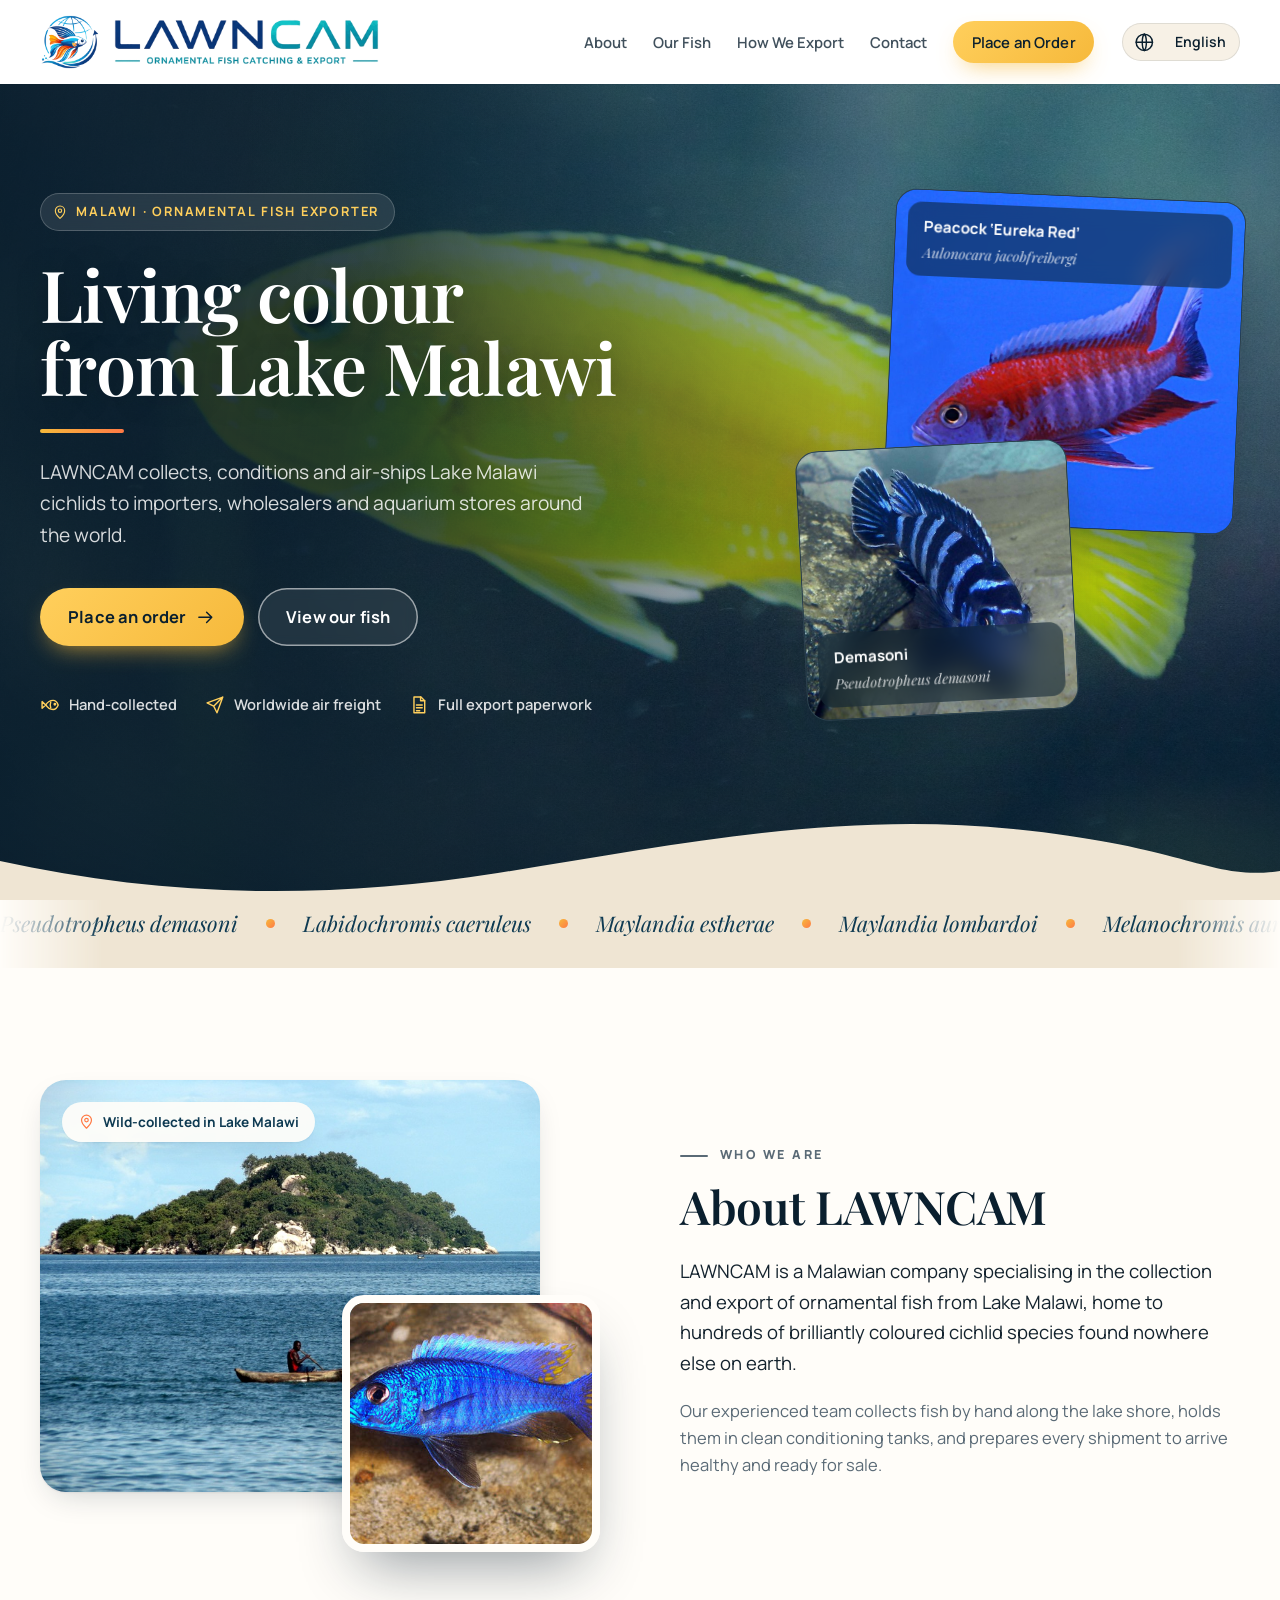
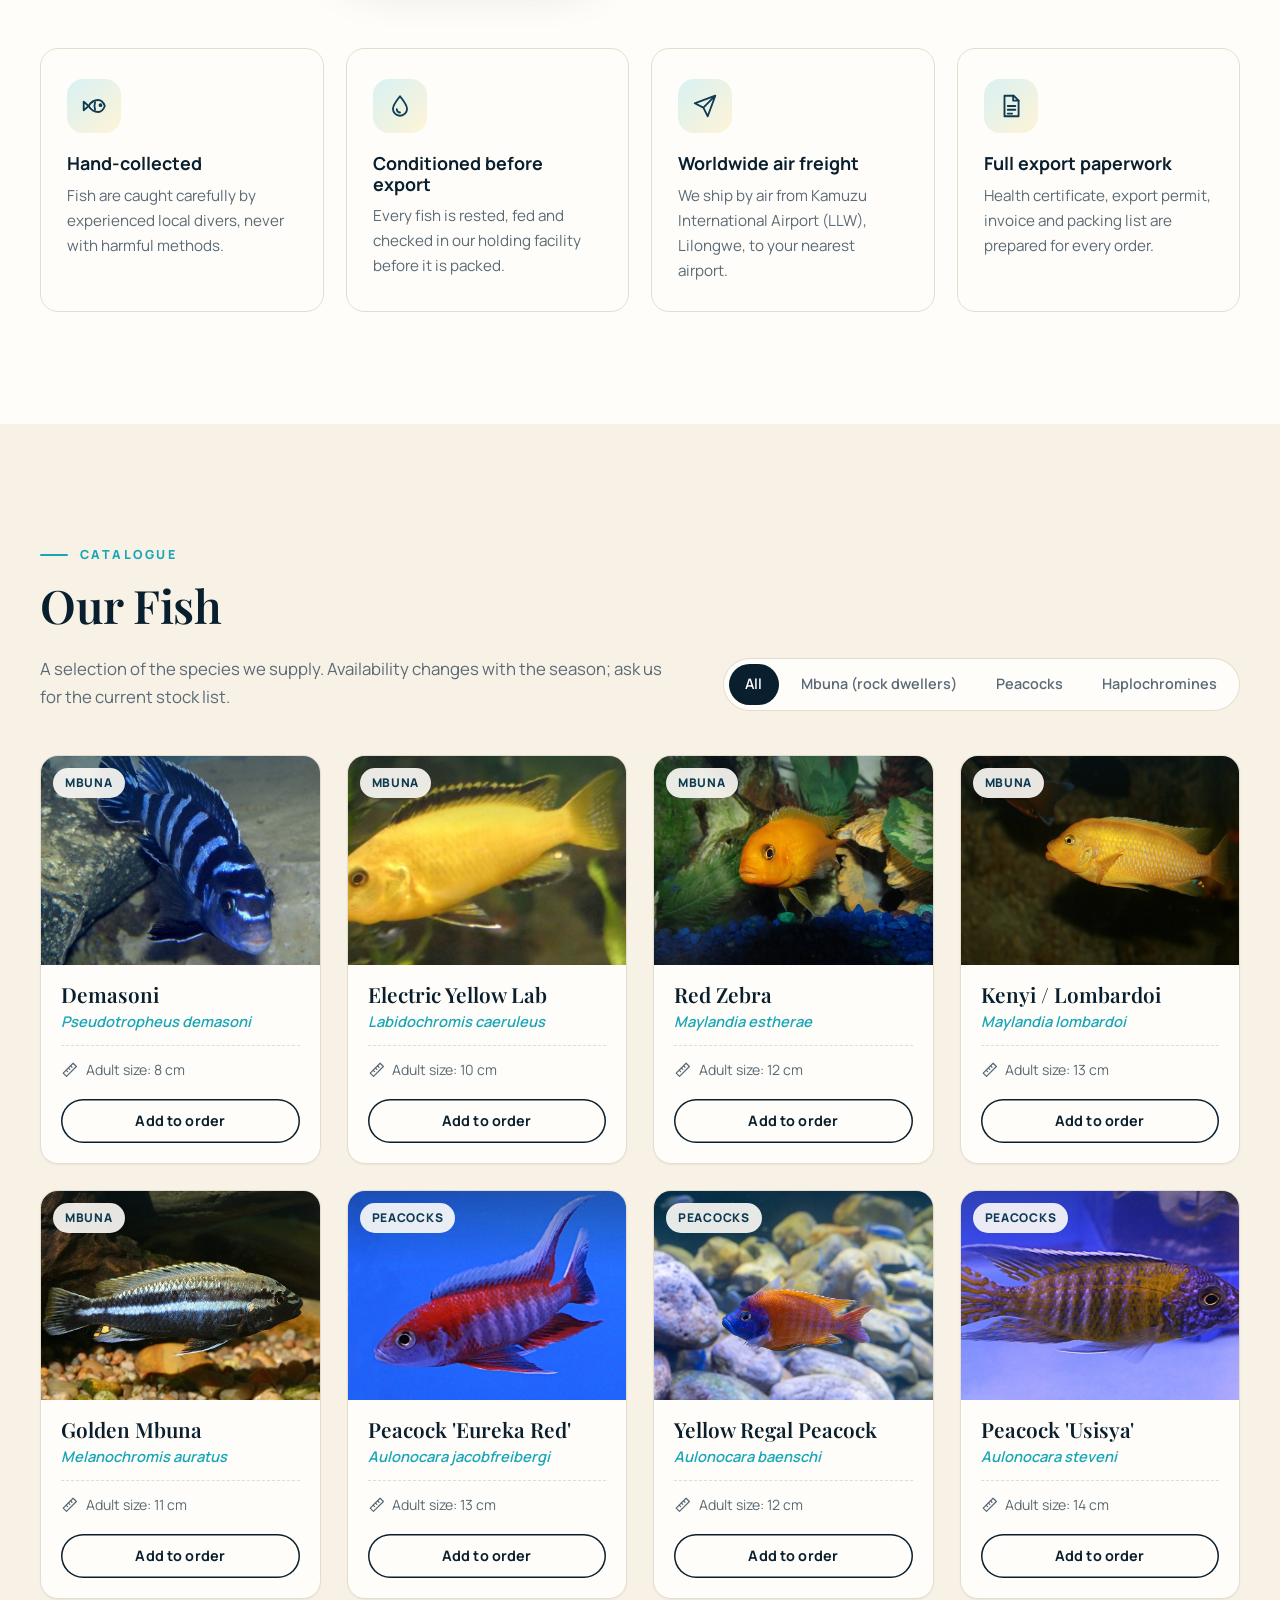
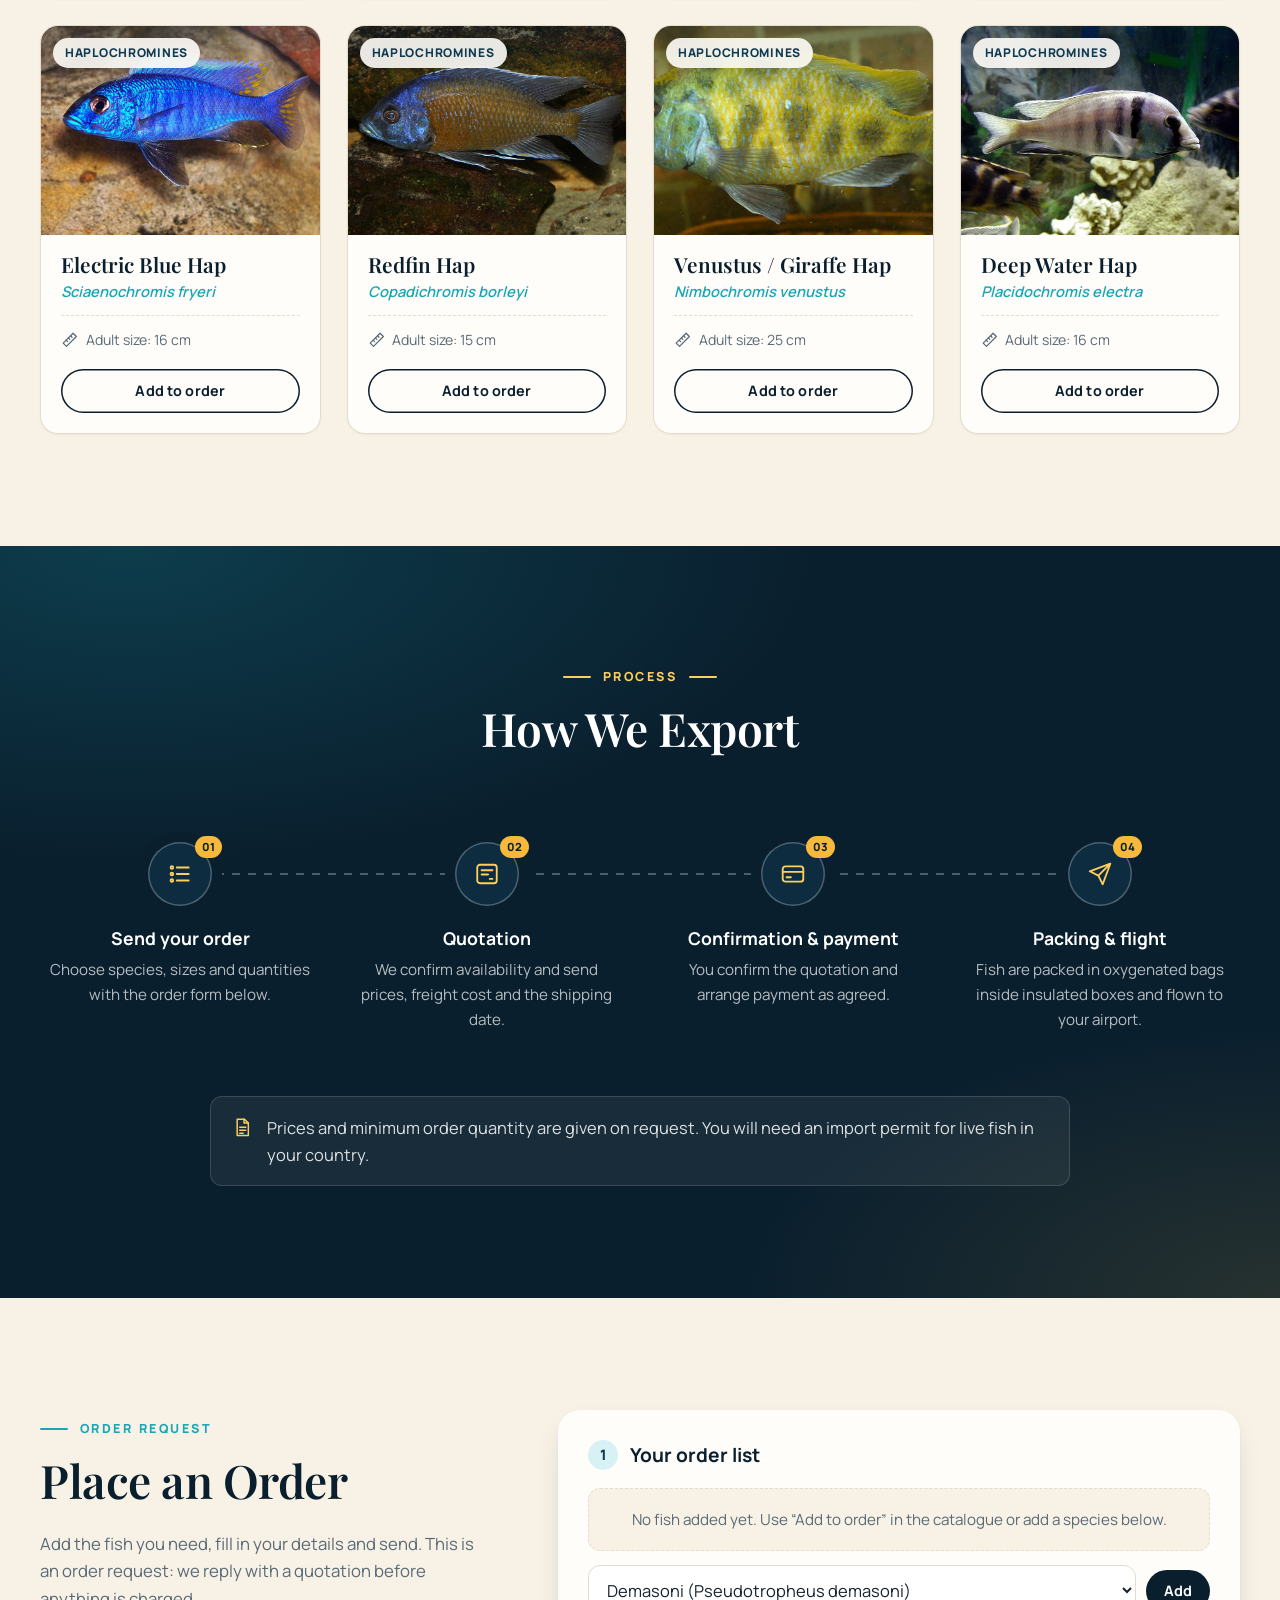
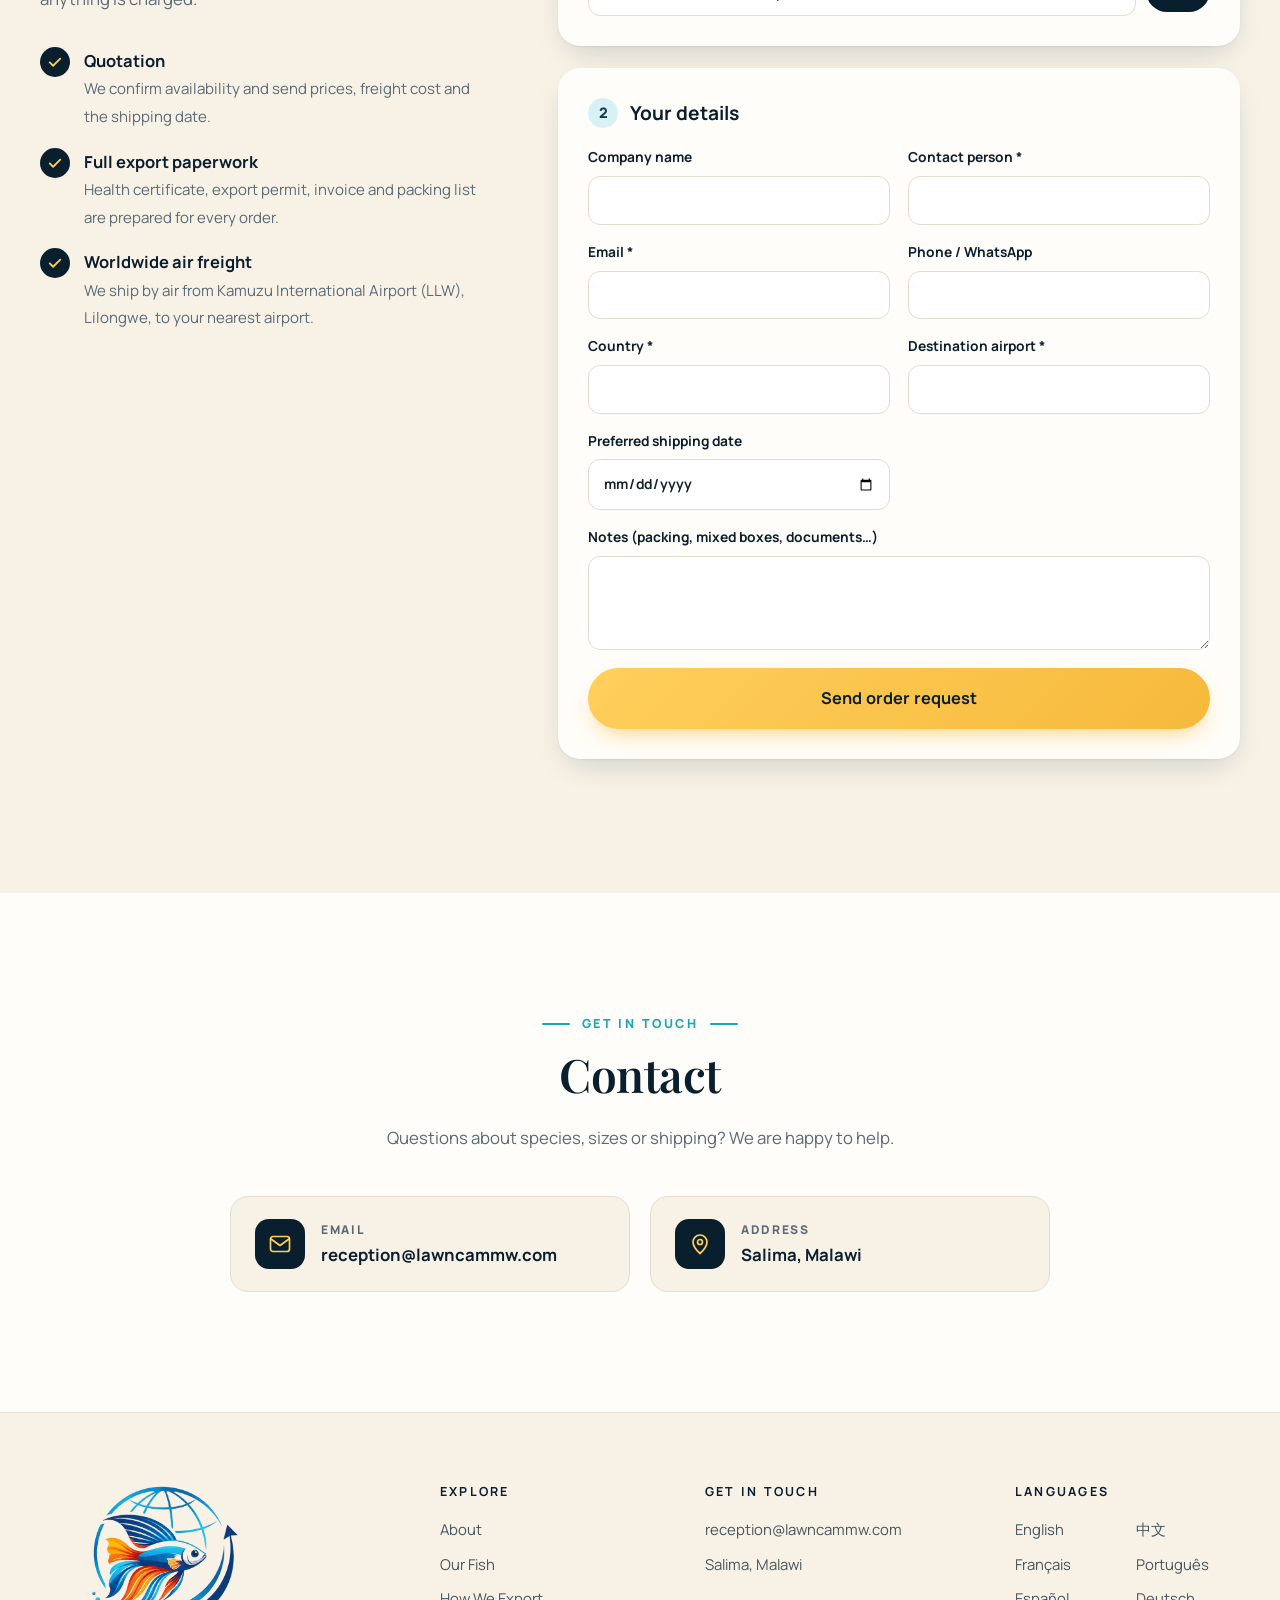
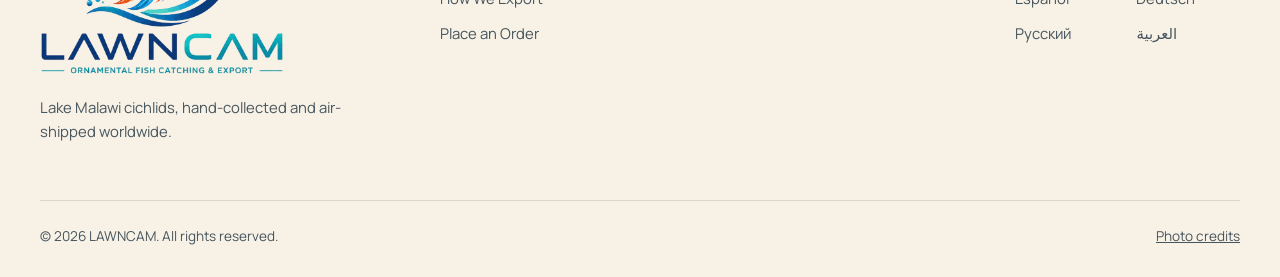
<file: index.html>
<!doctype html>
<html lang="en" dir="ltr">
<head>
  <meta charset="utf-8">
  <meta name="viewport" content="width=device-width, initial-scale=1">
  <title data-i18n="title">LAWNCAM | Lake Malawi Cichlids Exporter – Wholesale Ornamental Fish from Malawi</title>
  <meta name="description" data-i18n-attr="content:meta_desc" content="">
  <meta name="theme-color" content="#ffffff">
  <!--SEO-->
  <link rel="icon" type="image/png" sizes="32x32" href="/assets/favicon-32.png">
  <link rel="icon" type="image/png" sizes="192x192" href="/assets/favicon-192.png">
  <link rel="apple-touch-icon" href="/assets/apple-touch-icon.png">
  <link rel="preload" href="/assets/fonts/playfair-display-latin-wght-normal.woff2" as="font" type="font/woff2" crossorigin>
  <link rel="preload" href="/assets/fonts/manrope-latin-wght-normal.woff2" as="font" type="font/woff2" crossorigin>
  <link rel="stylesheet" href="/assets/fonts/fonts.css">
  <link rel="stylesheet" href="/assets/style.css">
  <script>document.documentElement.classList.add("js");</script>
</head>
<body>
  <svg width="0" height="0" style="position:absolute" aria-hidden="true">
    <defs>
    </defs>
    <symbol id="i-fish" viewBox="0 0 24 24"><path d="M7 12c2.4-3.9 5.8-5.5 8.8-5.5 2.9 0 5 2.4 6.2 5.5-1.2 3.1-3.3 5.5-6.2 5.5-3 0-6.4-1.6-8.8-5.5z"/><path d="M7 12 2.5 8v8L7 12z"/><path d="M13 8.5c-.8 2.3-.8 4.7 0 7"/><circle cx="18" cy="11.2" r=".9" fill="currentColor"/></symbol>
    <symbol id="i-drop" viewBox="0 0 24 24"><path d="M12 3c4 5 6.5 8.3 6.5 11.5a6.5 6.5 0 0 1-13 0C5.5 11.3 8 8 12 3z"/><path d="M9 15a3 3 0 0 0 3 3"/></symbol>
    <symbol id="i-plane" viewBox="0 0 24 24"><path d="M21.5 2.5 10.5 13.5M21.5 2.5l-7 19-4-8-8-4 19-7z"/></symbol>
    <symbol id="i-doc" viewBox="0 0 24 24"><path d="M6 2.5h8.5l4.5 4.5v14.5H6z"/><path d="M14 2.5V7h5M9 12h7M9 15.5h7M9 19h4"/></symbol>
    <symbol id="i-list" viewBox="0 0 24 24"><path d="M9 6h11M9 12h11M9 18h11"/><circle cx="4.5" cy="6" r="1.2"/><circle cx="4.5" cy="12" r="1.2"/><circle cx="4.5" cy="18" r="1.2"/></symbol>
    <symbol id="i-quote" viewBox="0 0 24 24"><rect x="3" y="3.5" width="18" height="17" rx="2.5"/><path d="M7 8.5h10M7 12.5h6M14.5 16.5h2.5"/></symbol>
    <symbol id="i-card" viewBox="0 0 24 24"><rect x="2.5" y="5" width="19" height="14" rx="2.5"/><path d="M2.5 10h19M6 15h4"/></symbol>
    <symbol id="i-check" viewBox="0 0 24 24"><path d="M5 12.5l4.5 4.5L19 7.5"/></symbol>
    <symbol id="i-mail" viewBox="0 0 24 24"><rect x="2.5" y="4.5" width="19" height="15" rx="2.5"/><path d="M3 7l9 6.5L21 7"/></symbol>
    <symbol id="i-phone" viewBox="0 0 24 24"><rect x="6.5" y="2" width="11" height="20" rx="2.5"/><path d="M10.5 18.5h3"/></symbol>
    <symbol id="i-chat" viewBox="0 0 24 24"><path d="M20.5 12a8.5 8.5 0 0 1-12.3 7.6L3.5 21l1.4-4.5A8.5 8.5 0 1 1 20.5 12z"/></symbol>
    <symbol id="i-pin" viewBox="0 0 24 24"><path d="M12 21.5s-7-6.3-7-11.5a7 7 0 0 1 14 0c0 5.2-7 11.5-7 11.5z"/><circle cx="12" cy="10" r="2.5"/></symbol>
    <symbol id="i-globe" viewBox="0 0 24 24"><circle cx="12" cy="12" r="9.5"/><path d="M2.5 12h19M12 2.5c3.2 3 3.2 16 0 19M12 2.5c-3.2 3-3.2 16 0 19"/></symbol>
    <symbol id="i-ruler" viewBox="0 0 24 24"><path d="M3 16.5 16.5 3 21 7.5 7.5 21z"/><path d="M7 12.5l2 2M10 9.5l2 2M13 6.5l2 2"/></symbol>
    <symbol id="i-arrow" viewBox="0 0 24 24"><path d="M4.5 12h15M13.5 6l6 6-6 6"/></symbol>
    <symbol id="i-menu" viewBox="0 0 24 24"><path d="M3.5 7h17M3.5 12h17M3.5 17h17"/></symbol>
  </svg>

  <header class="topbar" id="topbar">
    <div class="wrap topbar-inner">
      <a class="brand" href="#top"><img class="logo-mark" src="/assets/logo-mark.png" alt="" width="384" height="384"><img class="logo-text" src="/assets/logo-text.png" alt="LAWNCAM – Ornamental Fish Catching &amp; Export" width="760" height="132"></a>
      <nav class="nav" id="nav">
        <a href="#about" data-i18n="nav_about">About</a>
        <a href="#fish" data-i18n="nav_fish">Our Fish</a>
        <a href="#export" data-i18n="nav_export">How We Export</a>
        <a href="#contact" data-i18n="nav_contact">Contact</a>
        <a href="#order" class="btn btn-primary btn-small" data-i18n="nav_order">Place an Order</a>
      </nav>
      <label class="lang">
        <svg class="ico" aria-hidden="true"><use href="#i-globe"></use></svg>
        <select id="lang" aria-label="Language"></select>
      </label>
      <button class="menu-btn" aria-label="Menu" aria-expanded="false" aria-controls="nav"><svg class="ico" aria-hidden="true"><use href="#i-menu"></use></svg></button>
    </div>
  </header>

  <main id="top">
    <section class="hero">
      <img class="hero-img" data-photo="Frankfurt_Zoo_-_Electric_Yellow_Lab_1.jpg" data-width="2200" alt="" fetchpriority="high">
      <div class="hero-shade"></div>
      <div class="wrap hero-grid">
        <div class="hero-copy">
          <p class="pill"><svg class="ico" aria-hidden="true"><use href="#i-pin"></use></svg><span data-i18n="hero_kicker">Malawi · Ornamental Fish Exporter</span></p>
          <h1 data-i18n="hero_title">Living colour from Lake Malawi</h1>
          <p class="lead" data-i18n="hero_sub"></p>
          <div class="hero-actions">
            <a href="#order" class="btn btn-primary"><span data-i18n="hero_cta">Place an order</span><svg class="ico flip" aria-hidden="true"><use href="#i-arrow"></use></svg></a>
            <a href="#fish" class="btn btn-ghost" data-i18n="hero_cta2">View our fish</a>
          </div>
          <ul class="trust">
            <li><svg class="ico" aria-hidden="true"><use href="#i-fish"></use></svg><span data-i18n="feat1_t"></span></li>
            <li><svg class="ico" aria-hidden="true"><use href="#i-plane"></use></svg><span data-i18n="feat3_t"></span></li>
            <li><svg class="ico" aria-hidden="true"><use href="#i-doc"></use></svg><span data-i18n="feat4_t"></span></li>
          </ul>
        </div>
        <div class="hero-cards" aria-hidden="true">
          <figure class="spec spec-a">
            <img data-photo="Aulonocara_jacobfreibergi_eureka_red.jpg" alt="">
            <figcaption><b>Peacock ‘Eureka Red’</b><i>Aulonocara jacobfreibergi</i></figcaption>
          </figure>
          <figure class="spec spec-b">
            <img data-photo="Pseudotropheus_demasoni.jpg" alt="">
            <figcaption><b>Demasoni</b><i>Pseudotropheus demasoni</i></figcaption>
          </figure>
        </div>
      </div>
      <svg class="wave" viewBox="0 0 1440 90" preserveAspectRatio="none" aria-hidden="true"><path d="M0 50C180 85 360 90 560 62S940 0 1140 18 1360 70 1440 60V90H0z"/></svg>
    </section>

    <div class="marquee" aria-hidden="true" dir="ltr"><div class="marquee-track" id="marquee"></div></div>

    <section id="about" class="section">
      <div class="wrap about">
        <div class="about-media reveal">
          <img class="about-main" data-photo="Canoes_on_Lake_Malawi.jpg" alt="Canoes on Lake Malawi" loading="lazy">
          <img class="about-inset" data-photo="Fryeri6.jpg" alt="Electric Blue Hap (Sciaenochromis fryeri)" loading="lazy">
          <span class="about-badge"><svg class="ico" aria-hidden="true"><use href="#i-pin"></use></svg><span data-i18n="origin">Wild-collected in Lake Malawi</span></span>
        </div>
        <div class="about-copy reveal">
          <p class="eyebrow" data-i18n="eb_about">Who we are</p>
          <h2 data-i18n="about_title">About LAWNCAM</h2>
          <p class="big" data-i18n="about_p1"></p>
          <p data-i18n="about_p2"></p>
        </div>
      </div>
      <div class="wrap features">
        <div class="feature reveal"><span class="feature-ico"><svg class="ico" aria-hidden="true"><use href="#i-fish"></use></svg></span><h3 data-i18n="feat1_t"></h3><p data-i18n="feat1_d"></p></div>
        <div class="feature reveal"><span class="feature-ico"><svg class="ico" aria-hidden="true"><use href="#i-drop"></use></svg></span><h3 data-i18n="feat2_t"></h3><p data-i18n="feat2_d"></p></div>
        <div class="feature reveal"><span class="feature-ico"><svg class="ico" aria-hidden="true"><use href="#i-plane"></use></svg></span><h3 data-i18n="feat3_t"></h3><p data-i18n="feat3_d"></p></div>
        <div class="feature reveal"><span class="feature-ico"><svg class="ico" aria-hidden="true"><use href="#i-doc"></use></svg></span><h3 data-i18n="feat4_t"></h3><p data-i18n="feat4_d"></p></div>
      </div>
    </section>

    <section id="fish" class="section sand">
      <div class="wrap">
        <div class="section-head">
          <div>
            <p class="eyebrow" data-i18n="eb_fish">Catalogue</p>
            <h2 data-i18n="fish_title">Our Fish</h2>
            <p class="sub" data-i18n="fish_sub"></p>
          </div>
          <div class="filters" role="group">
            <button type="button" data-filter="all" class="active" data-i18n="filter_all">All</button>
            <button type="button" data-filter="mbuna" data-i18n="filter_mbuna">Mbuna</button>
            <button type="button" data-filter="peacock" data-i18n="filter_peacock">Peacocks</button>
            <button type="button" data-filter="hap" data-i18n="filter_hap">Haplochromines</button>
          </div>
        </div>
        <div class="grid" id="fish-grid"></div>
      </div>
    </section>

    <section id="export" class="section deep">
      <div class="wrap">
        <div class="section-head center">
          <div>
            <p class="eyebrow" data-i18n="eb_export">Process</p>
            <h2 data-i18n="export_title">How We Export</h2>
          </div>
        </div>
        <ol class="steps">
          <li class="reveal"><span class="step-ico"><svg class="ico" aria-hidden="true"><use href="#i-list"></use></svg></span><h3 data-i18n="step1_t"></h3><p data-i18n="step1_d"></p></li>
          <li class="reveal"><span class="step-ico"><svg class="ico" aria-hidden="true"><use href="#i-quote"></use></svg></span><h3 data-i18n="step2_t"></h3><p data-i18n="step2_d"></p></li>
          <li class="reveal"><span class="step-ico"><svg class="ico" aria-hidden="true"><use href="#i-card"></use></svg></span><h3 data-i18n="step3_t"></h3><p data-i18n="step3_d"></p></li>
          <li class="reveal"><span class="step-ico"><svg class="ico" aria-hidden="true"><use href="#i-plane"></use></svg></span><h3 data-i18n="step4_t"></h3><p data-i18n="step4_d"></p></li>
        </ol>
        <p class="note reveal"><svg class="ico" aria-hidden="true"><use href="#i-doc"></use></svg><span data-i18n="export_note"></span></p>
      </div>
    </section>

    <section id="order" class="section sand">
      <div class="wrap order">
        <aside class="order-aside">
          <p class="eyebrow" data-i18n="eb_order">Order request</p>
          <h2 data-i18n="order_title">Place an Order</h2>
          <p class="sub" data-i18n="order_sub"></p>
          <ul class="checks">
            <li><svg class="ico" aria-hidden="true"><use href="#i-check"></use></svg><div><b data-i18n="step2_t"></b><span data-i18n="step2_d"></span></div></li>
            <li><svg class="ico" aria-hidden="true"><use href="#i-check"></use></svg><div><b data-i18n="feat4_t"></b><span data-i18n="feat4_d"></span></div></li>
            <li><svg class="ico" aria-hidden="true"><use href="#i-check"></use></svg><div><b data-i18n="feat3_t"></b><span data-i18n="feat3_d"></span></div></li>
          </ul>
        </aside>

        <form id="order-form" class="order-form" novalidate>
          <div class="card">
            <h3><span class="num">1</span><span data-i18n="cart_title">Your order list</span></h3>
            <p class="empty" id="cart-empty" data-i18n="cart_empty"></p>
            <table class="cart" id="cart-table" hidden>
              <thead><tr><th data-i18n="col_species"></th><th data-i18n="col_size"></th><th data-i18n="col_qty"></th><th></th></tr></thead>
              <tbody id="cart-body"></tbody>
            </table>
            <div class="add-row">
              <select id="add-species" aria-label="Species"></select>
              <input id="add-other" type="text" data-i18n-attr="placeholder:other_species" hidden>
              <button type="button" class="btn btn-dark btn-small" id="add-btn" data-i18n="add">Add</button>
            </div>
          </div>

          <div class="card">
            <h3><span class="num">2</span><span data-i18n="details_title">Your details</span></h3>
            <div class="fields">
              <label><span data-i18n="f_company"></span><input name="company" autocomplete="organization"></label>
              <label><span><span data-i18n="f_name"></span> *</span><input name="name" required autocomplete="name"></label>
              <label><span><span data-i18n="f_email"></span> *</span><input name="email" type="email" required autocomplete="email"></label>
              <label><span data-i18n="f_phone"></span><input name="phone" type="tel" autocomplete="tel"></label>
              <label><span><span data-i18n="f_country"></span> *</span><input name="country" required autocomplete="country-name"></label>
              <label><span><span data-i18n="f_airport"></span> *</span><input name="airport" required></label>
              <label><span data-i18n="f_date"></span><input name="date" type="date"></label>
              <label class="full"><span data-i18n="f_notes"></span><textarea name="notes" rows="3"></textarea></label>
              <input type="checkbox" name="botcheck" class="hp" tabindex="-1" autocomplete="off">
            </div>
            <p class="form-msg" id="form-msg" role="status"></p>
            <button type="submit" class="btn btn-primary btn-block" id="submit-btn" data-i18n="submit">Send order request</button>
          </div>
        </form>
      </div>
    </section>

    <section id="contact" class="section contact-sec">
      <div class="wrap">
        <div class="section-head center">
          <div>
            <p class="eyebrow" data-i18n="eb_contact">Get in touch</p>
            <h2 data-i18n="contact_title">Contact</h2>
            <p class="sub" data-i18n="contact_sub"></p>
          </div>
        </div>
        <div class="contact" id="contact-list"></div>
      </div>
    </section>
  </main>

  <footer class="footer">
    <div class="wrap footer-grid">
      <div class="f-brand">
        <a class="brand" href="#top"><img class="logo" src="/assets/logo.png" alt="LAWNCAM – Ornamental Fish Catching &amp; Export" width="760" height="593"></a>
        <p data-i18n="footer_tag"></p>
      </div>
      <nav class="f-col">
        <h4 data-i18n="footer_nav">Explore</h4>
        <a href="#about" data-i18n="nav_about">About</a>
        <a href="#fish" data-i18n="nav_fish">Our Fish</a>
        <a href="#export" data-i18n="nav_export">How We Export</a>
        <a href="#order" data-i18n="nav_order">Place an Order</a>
      </nav>
      <div class="f-col">
        <h4 data-i18n="eb_contact">Get in touch</h4>
        <a id="footer-email" dir="ltr" href="#contact"></a>
        <span id="footer-address"></span>
      </div>
      <nav class="f-col f-langs">
        <h4 data-i18n="footer_langs">Languages</h4>
        <a href="/" hreflang="en" lang="en">English</a>
        <a href="/zh/" hreflang="zh" lang="zh">中文</a>
        <a href="/fr/" hreflang="fr" lang="fr">Français</a>
        <a href="/pt/" hreflang="pt" lang="pt">Português</a>
        <a href="/es/" hreflang="es" lang="es">Español</a>
        <a href="/de/" hreflang="de" lang="de">Deutsch</a>
        <a href="/ru/" hreflang="ru" lang="ru">Русский</a>
        <a href="/ar/" hreflang="ar" lang="ar">العربية</a>
      </nav>
    </div>
    <div class="wrap footer-bottom">
      <span>© <span id="year">2026</span> LAWNCAM. <span data-i18n="footer_rights"></span></span>
      <a href="/credits.html" data-i18n="footer_credits">Photo credits</a>
    </div>
  </footer>

  <script src="/config.js"></script>
  <script src="/assets/i18n.js"></script>
  <script src="/assets/photos/manifest.js"></script>
  <script src="/assets/species.js"></script>
  <script src="/assets/app.js"></script>
</body>
</html>
</file>
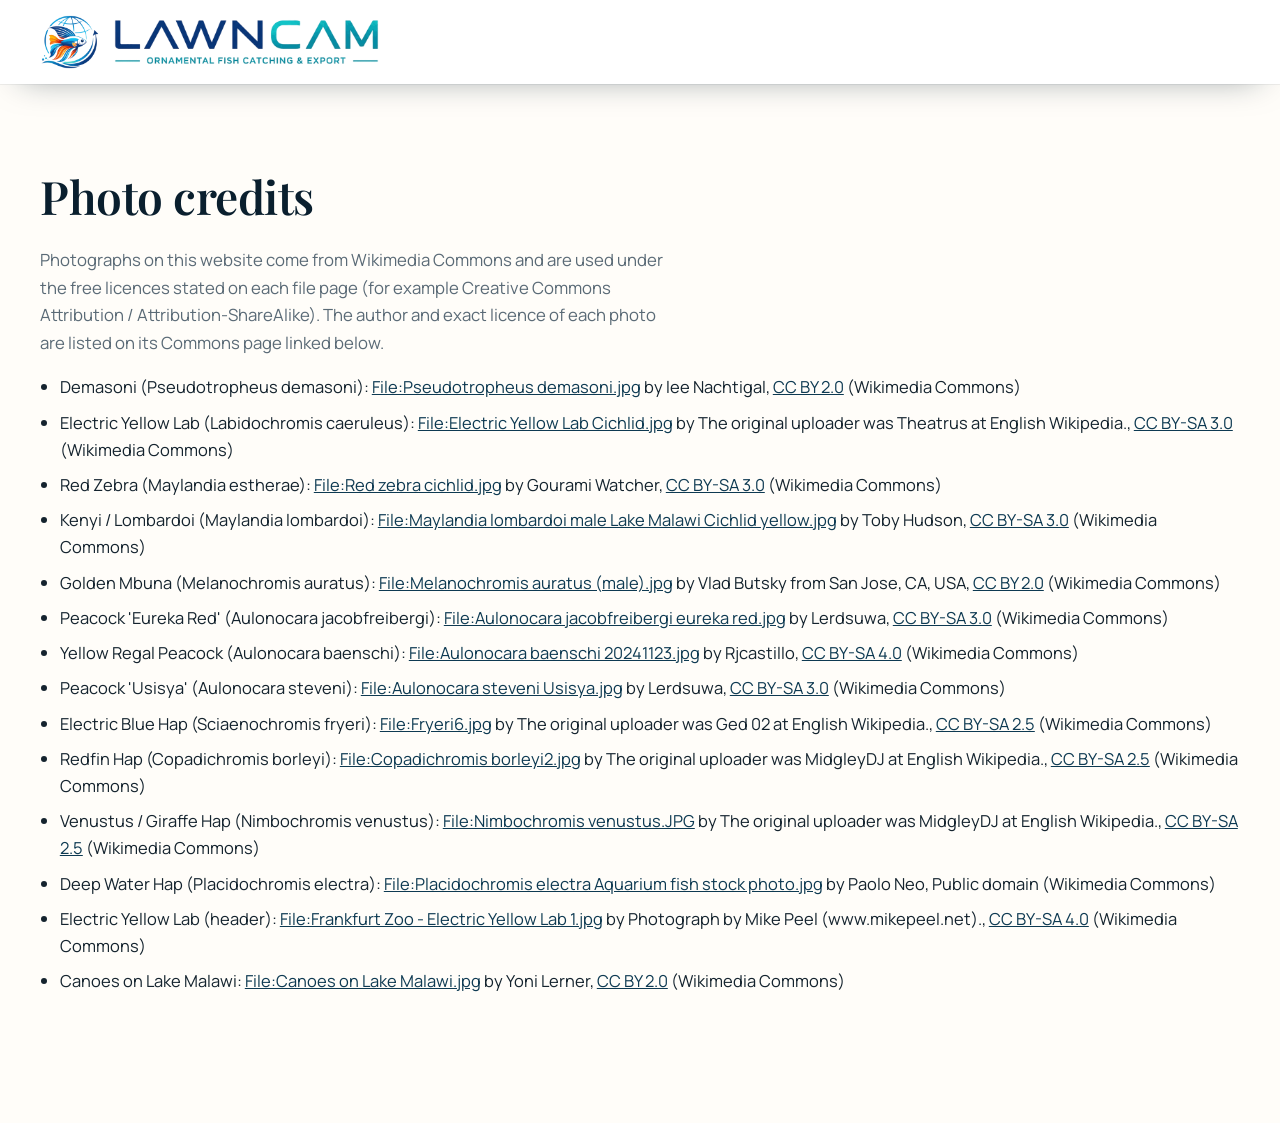
<file: credits.html>
<!doctype html>
<html lang="en">
<head>
  <meta charset="utf-8">
  <meta name="viewport" content="width=device-width, initial-scale=1">
  <title>Photo credits | LAWNCAM</title>
  <link rel="icon" type="image/png" sizes="32x32" href="/assets/favicon-32.png">
  <link rel="stylesheet" href="/assets/fonts/fonts.css">
  <link rel="stylesheet" href="/assets/style.css">
</head>
<body>
  <header class="topbar scrolled"><div class="wrap topbar-inner"><a class="brand" href="/"><img class="logo-mark" src="/assets/logo-mark.png" alt="" width="384" height="384"><img class="logo-text" src="/assets/logo-text.png" alt="LAWNCAM – Ornamental Fish Catching &amp; Export" width="760" height="132"></a></div></header>
  <main class="section page">
    <div class="wrap">
      <h2>Photo credits</h2>
      <p class="sub">Photographs on this website come from Wikimedia Commons and are used under the free licences stated on each file page (for example Creative Commons Attribution / Attribution-ShareAlike). The author and exact licence of each photo are listed on its Commons page linked below.</p>
      <ul id="credits"></ul>
    </div>
  </main>
  <script src="/assets/photos/manifest.js"></script>
  <script src="/assets/species.js"></script>
  <script>
    var ul = document.getElementById("credits");
    var items = LAWNCAM_SPECIES.map(function (s) { return [s.trade + " (" + s.name + ")", s.photo]; });
    items.push(["Electric Yellow Lab (header)", LAWNCAM_PHOTOS.hero], ["Canoes on Lake Malawi", LAWNCAM_PHOTOS.canoes]);
    items.forEach(function (it) {
      var li = document.createElement("li");
      var a = document.createElement("a");
      a.href = commonsPage(it[1]); a.textContent = "File:" + it[1].replace(/_/g, " "); a.rel = "noopener";
      var info = (window.LAWNCAM_LOCAL_PHOTOS || {})[it[1]];
      li.append(it[0] + ": ", a);
      if (info) {
        li.append(" by " + (info.author || "unknown") + ", ");
        var lic = document.createElement(info.licenseUrl ? "a" : "span");
        if (info.licenseUrl) { lic.href = info.licenseUrl; lic.rel = "noopener license"; }
        lic.textContent = info.license || "see file page";
        li.append(lic);
      }
      li.append(" (Wikimedia Commons)");
      ul.appendChild(li);
    });
  </script>
</body>
</html>
</file>
<file: assets/fonts/fonts.css>
/* Self-hosted fonts (SIL Open Font License, see assets/fonts/LICENSE-*.txt), from Fontsource. */

@font-face {
  font-family: 'Manrope Variable';
  font-style: normal;
  font-display: swap;
  font-weight: 200 800;
  src: url(/assets/fonts/manrope-latin-wght-normal.woff2) format('woff2-variations');
  unicode-range: U+0000-00FF,U+0131,U+0152-0153,U+02BB-02BC,U+02C6,U+02DA,U+02DC,U+0304,U+0308,U+0329,U+2000-206F,U+20AC,U+2122,U+2191,U+2193,U+2212,U+2215,U+FEFF,U+FFFD;
}

@font-face {
  font-family: 'Manrope Variable';
  font-style: normal;
  font-display: swap;
  font-weight: 200 800;
  src: url(/assets/fonts/manrope-latin-ext-wght-normal.woff2) format('woff2-variations');
  unicode-range: U+0100-02BA,U+02BD-02C5,U+02C7-02CC,U+02CE-02D7,U+02DD-02FF,U+0304,U+0308,U+0329,U+1D00-1DBF,U+1E00-1E9F,U+1EF2-1EFF,U+2020,U+20A0-20AB,U+20AD-20C0,U+2113,U+2C60-2C7F,U+A720-A7FF;
}

@font-face {
  font-family: 'Manrope Variable';
  font-style: normal;
  font-display: swap;
  font-weight: 200 800;
  src: url(/assets/fonts/manrope-cyrillic-wght-normal.woff2) format('woff2-variations');
  unicode-range: U+0301,U+0400-045F,U+0490-0491,U+04B0-04B1,U+2116;
}

@font-face {
  font-family: 'Playfair Display Variable';
  font-style: normal;
  font-display: swap;
  font-weight: 400 900;
  src: url(/assets/fonts/playfair-display-latin-wght-normal.woff2) format('woff2-variations');
  unicode-range: U+0000-00FF,U+0131,U+0152-0153,U+02BB-02BC,U+02C6,U+02DA,U+02DC,U+0304,U+0308,U+0329,U+2000-206F,U+20AC,U+2122,U+2191,U+2193,U+2212,U+2215,U+FEFF,U+FFFD;
}

@font-face {
  font-family: 'Playfair Display Variable';
  font-style: normal;
  font-display: swap;
  font-weight: 400 900;
  src: url(/assets/fonts/playfair-display-latin-ext-wght-normal.woff2) format('woff2-variations');
  unicode-range: U+0100-02BA,U+02BD-02C5,U+02C7-02CC,U+02CE-02D7,U+02DD-02FF,U+0304,U+0308,U+0329,U+1D00-1DBF,U+1E00-1E9F,U+1EF2-1EFF,U+2020,U+20A0-20AB,U+20AD-20C0,U+2113,U+2C60-2C7F,U+A720-A7FF;
}

@font-face {
  font-family: 'Playfair Display Variable';
  font-style: normal;
  font-display: swap;
  font-weight: 400 900;
  src: url(/assets/fonts/playfair-display-cyrillic-wght-normal.woff2) format('woff2-variations');
  unicode-range: U+0301,U+0400-045F,U+0490-0491,U+04B0-04B1,U+2116;
}

@font-face {
  font-family: 'Playfair Display Variable';
  font-style: italic;
  font-display: swap;
  font-weight: 400 900;
  src: url(/assets/fonts/playfair-display-latin-wght-italic.woff2) format('woff2-variations');
  unicode-range: U+0000-00FF,U+0131,U+0152-0153,U+02BB-02BC,U+02C6,U+02DA,U+02DC,U+0304,U+0308,U+0329,U+2000-206F,U+20AC,U+2122,U+2191,U+2193,U+2212,U+2215,U+FEFF,U+FFFD;
}

@font-face {
  font-family: 'IBM Plex Sans Arabic';
  font-style: normal;
  font-display: swap;
  font-weight: 400;
  src: url(/assets/fonts/ibm-plex-sans-arabic-arabic-400-normal.woff2) format('woff2');
  unicode-range: U+0600-06FF,U+0750-077F,U+0870-088E,U+0890-0891,U+0897-08E1,U+08E3-08FF,U+200C-200E,U+2010-2011,U+204F,U+2E41,U+FB50-FDFF,U+FE70-FE74,U+FE76-FEFC,U+102E0-102FB,U+10E60-10E7E,U+10EC2-10EC4,U+10EFC-10EFF,U+1EE00-1EE03,U+1EE05-1EE1F,U+1EE21-1EE22,U+1EE24,U+1EE27,U+1EE29-1EE32,U+1EE34-1EE37,U+1EE39,U+1EE3B,U+1EE42,U+1EE47,U+1EE49,U+1EE4B,U+1EE4D-1EE4F,U+1EE51-1EE52,U+1EE54,U+1EE57,U+1EE59,U+1EE5B,U+1EE5D,U+1EE5F,U+1EE61-1EE62,U+1EE64,U+1EE67-1EE6A,U+1EE6C-1EE72,U+1EE74-1EE77,U+1EE79-1EE7C,U+1EE7E,U+1EE80-1EE89,U+1EE8B-1EE9B,U+1EEA1-1EEA3,U+1EEA5-1EEA9,U+1EEAB-1EEBB,U+1EEF0-1EEF1;
}

@font-face {
  font-family: 'IBM Plex Sans Arabic';
  font-style: normal;
  font-display: swap;
  font-weight: 600;
  src: url(/assets/fonts/ibm-plex-sans-arabic-arabic-600-normal.woff2) format('woff2');
  unicode-range: U+0600-06FF,U+0750-077F,U+0870-088E,U+0890-0891,U+0897-08E1,U+08E3-08FF,U+200C-200E,U+2010-2011,U+204F,U+2E41,U+FB50-FDFF,U+FE70-FE74,U+FE76-FEFC,U+102E0-102FB,U+10E60-10E7E,U+10EC2-10EC4,U+10EFC-10EFF,U+1EE00-1EE03,U+1EE05-1EE1F,U+1EE21-1EE22,U+1EE24,U+1EE27,U+1EE29-1EE32,U+1EE34-1EE37,U+1EE39,U+1EE3B,U+1EE42,U+1EE47,U+1EE49,U+1EE4B,U+1EE4D-1EE4F,U+1EE51-1EE52,U+1EE54,U+1EE57,U+1EE59,U+1EE5B,U+1EE5D,U+1EE5F,U+1EE61-1EE62,U+1EE64,U+1EE67-1EE6A,U+1EE6C-1EE72,U+1EE74-1EE77,U+1EE79-1EE7C,U+1EE7E,U+1EE80-1EE89,U+1EE8B-1EE9B,U+1EEA1-1EEA3,U+1EEA5-1EEA9,U+1EEAB-1EEBB,U+1EEF0-1EEF1;
}

@font-face {
  font-family: 'IBM Plex Sans Arabic';
  font-style: normal;
  font-display: swap;
  font-weight: 700;
  src: url(/assets/fonts/ibm-plex-sans-arabic-arabic-700-normal.woff2) format('woff2');
  unicode-range: U+0600-06FF,U+0750-077F,U+0870-088E,U+0890-0891,U+0897-08E1,U+08E3-08FF,U+200C-200E,U+2010-2011,U+204F,U+2E41,U+FB50-FDFF,U+FE70-FE74,U+FE76-FEFC,U+102E0-102FB,U+10E60-10E7E,U+10EC2-10EC4,U+10EFC-10EFF,U+1EE00-1EE03,U+1EE05-1EE1F,U+1EE21-1EE22,U+1EE24,U+1EE27,U+1EE29-1EE32,U+1EE34-1EE37,U+1EE39,U+1EE3B,U+1EE42,U+1EE47,U+1EE49,U+1EE4B,U+1EE4D-1EE4F,U+1EE51-1EE52,U+1EE54,U+1EE57,U+1EE59,U+1EE5B,U+1EE5D,U+1EE5F,U+1EE61-1EE62,U+1EE64,U+1EE67-1EE6A,U+1EE6C-1EE72,U+1EE74-1EE77,U+1EE79-1EE7C,U+1EE7E,U+1EE80-1EE89,U+1EE8B-1EE9B,U+1EEA1-1EEA3,U+1EEA5-1EEA9,U+1EEAB-1EEBB,U+1EEF0-1EEF1;
}
</file>
<file: assets/style.css>
/* LAWNCAM: deep-lake palette with cichlid-yellow accents. */
:root {
  --ink: #0a1f2e;
  --ink-2: #0e2c40;
  --lake: #0e3a52;
  --teal: #19a7b8;
  --teal-soft: #d8f1f4;
  --sun: #f6b93b;
  --sun-2: #ffcf5c;
  --coral: #ff7a45;
  --sand: #f7f1e6;
  --sand-2: #efe5d3;
  --paper: #fffdf9;
  --text: #14232e;
  --muted: #5a6a76;
  --line: #e4dccd;
  --radius: 18px;
  --radius-sm: 12px;
  --shadow: 0 1px 2px rgba(10, 31, 46, .06), 0 12px 32px -12px rgba(10, 31, 46, .22);
  --shadow-lg: 0 30px 60px -20px rgba(10, 31, 46, .45);
  --font-body: "Manrope Variable", "Segoe UI", system-ui, -apple-system, "Helvetica Neue", Arial, "PingFang SC", "Microsoft YaHei", sans-serif;
  --font-display: "Playfair Display Variable", Georgia, "Times New Roman", serif;
  --ease: cubic-bezier(.2, .7, .2, 1);
}
:lang(zh) { --font-display: "PingFang SC", "Noto Sans SC", "Microsoft YaHei", "Hiragino Sans GB", sans-serif; }
:lang(ar) { --font-body: "IBM Plex Sans Arabic", "Manrope Variable", Tahoma, Arial, sans-serif; --font-display: "IBM Plex Sans Arabic", Tahoma, Arial, sans-serif; }

* { box-sizing: border-box; }
html { scroll-behavior: smooth; scroll-padding-top: 84px; -webkit-text-size-adjust: 100%; }
body { margin: 0; font-family: var(--font-body); font-size: 16.5px; color: var(--text); background: var(--paper); line-height: 1.65; -webkit-font-smoothing: antialiased; text-rendering: optimizeLegibility; }
img { max-width: 100%; display: block; }
a { color: var(--lake); }
h1, h2, h3, h4 { margin: 0 0 .5em; line-height: 1.15; }
h1, h2 { font-family: var(--font-display); font-weight: 600; letter-spacing: -.01em; }
:lang(zh) h1, :lang(zh) h2, :lang(ar) h1, :lang(ar) h2 { font-weight: 700; letter-spacing: 0; }
h2 { font-size: clamp(2rem, 3.6vw, 3rem); color: var(--ink); }
h3 { font-size: 1.12rem; font-weight: 700; }
.wrap { width: min(1200px, 100% - 40px); margin-inline: auto; }
.ico { width: 1.25em; height: 1.25em; flex: none; fill: none; stroke: currentColor; stroke-width: 1.7; stroke-linecap: round; stroke-linejoin: round; vertical-align: -.25em; }
[dir="rtl"] .ico.flip { transform: scaleX(-1); }
::selection { background: var(--sun-2); color: var(--ink); }

/* ---------- buttons ---------- */
.btn { display: inline-flex; align-items: center; justify-content: center; gap: .55em; border: 0; border-radius: 999px; padding: .95em 1.7em; font: inherit; font-weight: 700; letter-spacing: .01em; text-decoration: none; cursor: pointer; transition: transform .25s var(--ease), box-shadow .25s var(--ease), background .2s, color .2s; white-space: nowrap; }
.btn:focus-visible, a:focus-visible, button:focus-visible, select:focus-visible { outline: 3px solid var(--teal); outline-offset: 3px; }
.btn-primary { background: linear-gradient(135deg, var(--sun-2), var(--sun)); color: var(--ink); box-shadow: 0 10px 24px -10px rgba(246, 185, 59, .8); }
.btn-primary:hover { transform: translateY(-2px); box-shadow: 0 16px 30px -12px rgba(246, 185, 59, .9); }
.btn-primary:hover .ico { transform: translateX(3px); }
[dir="rtl"] .btn-primary:hover .ico.flip { transform: scaleX(-1) translateX(3px); }
.btn .ico { transition: transform .25s var(--ease); }
.btn-ghost { color: #fff; background: rgba(255, 255, 255, .08); box-shadow: inset 0 0 0 1.5px rgba(255, 255, 255, .55); backdrop-filter: blur(6px); }
.btn-ghost:hover { background: rgba(255, 255, 255, .18); }
.btn-dark { background: var(--ink); color: #fff; }
.btn-dark:hover { background: var(--lake); }
.btn-small { padding: .62em 1.25em; font-size: .9rem; }
.btn-block { width: 100%; padding-block: 1.05em; font-size: 1.02rem; }
.btn:disabled { opacity: .6; cursor: wait; transform: none; }

/* ---------- header ---------- */
/* solid white bar so the logo keeps its original colours; only a soft shadow fades in on scroll */
.topbar { position: fixed; inset-inline: 0; top: 0; z-index: 50; color: var(--ink); background: #fff; box-shadow: 0 1px 0 rgba(10, 31, 46, .08); transition: box-shadow .35s var(--ease); }
.topbar.scrolled { box-shadow: 0 1px 0 rgba(10, 31, 46, .06), 0 14px 34px -22px rgba(10, 31, 46, .5); }
.topbar-inner { display: flex; align-items: center; gap: 28px; height: 84px; }
.brand { display: inline-flex; align-items: center; gap: 14px; color: inherit; text-decoration: none; margin-inline-end: auto; }
/* header: the logo's mark and its wordmark block, cut out of the original artwork and laid side by side; footer: the whole logo */
.logo-mark { display: block; height: 60px; width: auto; }
.logo-text { display: block; height: 46px; width: auto; }
.logo { display: block; height: 190px; width: auto; }
.nav { display: flex; align-items: center; gap: 26px; }
.nav a { white-space: nowrap; font-size: .93rem; font-weight: 600; }
.nav a:not(.btn) { color: rgba(10, 31, 46, .78); text-decoration: none; position: relative; padding-block: 6px; transition: color .2s; }
.nav a:not(.btn)::after { content: ""; position: absolute; inset-inline: 0; bottom: 0; height: 2px; border-radius: 2px; background: var(--sun); transform: scaleX(0); transition: transform .25s var(--ease); }
.nav a:not(.btn):hover { color: var(--ink); }
.nav a:not(.btn):hover::after { transform: scaleX(1); }
.lang { position: relative; display: inline-flex; align-items: center; gap: 6px; padding: 0 12px; height: 38px; border-radius: 999px; background: var(--sand); box-shadow: inset 0 0 0 1px rgba(10, 31, 46, .1); color: var(--ink); cursor: pointer; transition: background .2s; }
.lang:hover { background: #f0e7d6; }
.lang select { field-sizing: content; appearance: none; -webkit-appearance: none; border: 0; background: transparent; color: inherit; font: inherit; font-size: .88rem; font-weight: 600; cursor: pointer; padding-inline-end: 2px; }
.lang select option { color: var(--text); }
.menu-btn { display: none; width: 42px; height: 42px; border-radius: 12px; border: 0; background: var(--sand); color: var(--ink); cursor: pointer; place-items: center; }
.menu-btn .ico { width: 22px; height: 22px; }

/* ---------- hero ---------- */
.hero { position: relative; min-height: max(680px, 100svh); display: flex; align-items: center; color: #fff; background: var(--ink); overflow: hidden; isolation: isolate; }
/* --hx nudges the hero photo sideways so the fish sits between the headline and the cards */
.hero-img { --hx: 5%; position: absolute; inset: 0; width: 100%; height: 100%; object-fit: cover; z-index: -2; transform: scale(1.18) translate3d(var(--hx), 0, 0); animation: drift 24s ease-in-out infinite alternate; }
[dir="rtl"] .hero-img { --hx: 0%; }
@keyframes drift { to { transform: scale(1.24) translate3d(calc(var(--hx) - 2%), -1%, 0); } }
.hero-shade { position: absolute; inset: 0; z-index: -1; background:
  radial-gradient(120% 90% at 85% 15%, rgba(25, 167, 184, .28), transparent 55%),
  linear-gradient(100deg, rgba(10, 31, 46, .95) 0%, rgba(10, 31, 46, .84) 30%, rgba(10, 31, 46, .42) 56%, rgba(10, 31, 46, .18) 80%, rgba(10, 31, 46, .45) 100%),
  linear-gradient(0deg, rgba(10, 31, 46, .7) 0%, transparent 35%); }
[dir="rtl"] .hero-shade { background:
  radial-gradient(120% 90% at 15% 15%, rgba(25, 167, 184, .28), transparent 55%),
  linear-gradient(-100deg, rgba(10, 31, 46, .95) 0%, rgba(10, 31, 46, .84) 30%, rgba(10, 31, 46, .42) 56%, rgba(10, 31, 46, .18) 80%, rgba(10, 31, 46, .45) 100%),
  linear-gradient(0deg, rgba(10, 31, 46, .7) 0%, transparent 35%); }
.hero-grid { display: grid; grid-template-columns: minmax(0, 1.3fr) minmax(0, .8fr); gap: 48px; align-items: center; padding-block: 160px 150px; }
.pill { display: inline-flex; align-items: center; gap: 8px; margin: 0 0 26px; padding: 8px 16px 8px 12px; border-radius: 999px; background: rgba(255, 255, 255, .1); box-shadow: inset 0 0 0 1px rgba(255, 255, 255, .2); backdrop-filter: blur(8px); font-size: .8rem; font-weight: 700; letter-spacing: .14em; text-transform: uppercase; color: var(--sun-2); }
:lang(zh) .pill, :lang(ar) .pill, :lang(zh) .eyebrow, :lang(ar) .eyebrow { letter-spacing: .04em; }
.hero h1 { font-size: clamp(2.7rem, 5.6vw, 5rem); line-height: 1.02; margin-bottom: 24px; text-wrap: balance; text-shadow: 0 2px 30px rgba(0, 0, 0, .25); }
.hero h1::after { content: ""; display: block; width: 84px; height: 4px; margin-top: 26px; border-radius: 4px; background: linear-gradient(90deg, var(--sun), var(--coral)); }
.lead { font-size: clamp(1.05rem, 1.5vw, 1.22rem); color: rgba(255, 255, 255, .84); max-width: 560px; margin: 0; }
.hero-actions { display: flex; gap: 14px; flex-wrap: wrap; margin-top: 36px; }
.trust { list-style: none; padding: 0; margin: 46px 0 0; display: flex; flex-wrap: wrap; gap: 12px 28px; color: rgba(255, 255, 255, .85); font-size: .92rem; font-weight: 600; }
.trust li { display: inline-flex; align-items: center; gap: 9px; }
.trust .ico { color: var(--sun-2); width: 1.35em; height: 1.35em; }

.hero-cards { position: relative; height: 520px; }
.spec { position: absolute; margin: 0; border-radius: 22px; overflow: hidden; background: #0b2433; box-shadow: var(--shadow-lg); border: 1px solid rgba(255, 255, 255, .14); }
.spec img { width: 100%; height: 100%; object-fit: cover; }
.spec figcaption { position: absolute; inset-inline: 12px; bottom: 12px; padding: 12px 16px; border-radius: 14px; background: rgba(10, 31, 46, .55); backdrop-filter: blur(12px); display: flex; flex-direction: column; gap: 2px; }
.spec figcaption b { font-size: .95rem; }
.spec figcaption i { font-family: var(--font-display); font-size: .88rem; opacity: .8; }
.spec-a figcaption { top: 12px; bottom: auto; }
.spec-a { width: 80%; height: 64%; inset-inline-end: 0; top: 0; transform: rotate(2.5deg); animation: float 9s ease-in-out infinite; }
.spec-b { width: 62%; height: 52%; inset-inline-start: 0; bottom: 0; transform: rotate(-3deg); animation: float 11s ease-in-out -4s infinite; }
@keyframes float { 50% { translate: 0 -12px; } }
.wave { position: absolute; left: 0; bottom: -1px; width: 100%; height: 90px; fill: var(--sand-2); }

/* ---------- species marquee ---------- */
.marquee { background: var(--sand-2); overflow: hidden; padding: 6px 0 26px; mask-image: linear-gradient(90deg, transparent, #000 8%, #000 92%, transparent); -webkit-mask-image: linear-gradient(90deg, transparent, #000 8%, #000 92%, transparent); }
.marquee-track { display: flex; width: max-content; animation: marquee 60s linear infinite; }
.marquee:hover .marquee-track { animation-play-state: paused; }
.marquee span { display: inline-flex; align-items: center; gap: 28px; padding-inline-end: 28px; font-family: "Playfair Display Variable", Georgia, serif; font-size: 1.35rem; color: var(--lake); white-space: nowrap; }
.marquee span::after { content: ""; width: 9px; height: 9px; border-radius: 50%; background: linear-gradient(135deg, var(--sun), var(--coral)); }
@keyframes marquee { to { transform: translateX(-50%); } }

/* ---------- sections ---------- */
.section { padding-block: 112px; position: relative; }
.section.sand { background: var(--sand); }
.eyebrow { display: inline-flex; align-items: center; gap: 12px; margin: 0 0 14px; font-size: .78rem; font-weight: 800; letter-spacing: .2em; text-transform: uppercase; color: var(--teal); }
.eyebrow::before { content: ""; width: 28px; height: 2px; border-radius: 2px; background: currentColor; }
.sub { color: var(--muted); max-width: 640px; margin: 0; font-size: 1.05rem; }
.section-head { display: flex; align-items: flex-end; justify-content: space-between; gap: 32px; flex-wrap: wrap; margin-bottom: 44px; }
.section-head.center { justify-content: center; text-align: center; }
.section-head.center .sub { margin-inline: auto; }
.section-head.center .eyebrow::after { content: ""; width: 28px; height: 2px; border-radius: 2px; background: currentColor; }

/* reveal on scroll (only when JS runs) */
.js .reveal { opacity: 0; transform: translateY(28px); transition: opacity .8s var(--ease), transform .8s var(--ease); }
.js .reveal.in { opacity: 1; transform: none; }
.features .reveal:nth-child(2), .steps .reveal:nth-child(2) { transition-delay: .08s; }
.features .reveal:nth-child(3), .steps .reveal:nth-child(3) { transition-delay: .16s; }
.features .reveal:nth-child(4), .steps .reveal:nth-child(4) { transition-delay: .24s; }

/* ---------- about ---------- */
.about { display: grid; grid-template-columns: 1fr 1fr; gap: 80px; align-items: center; }
.about-media { position: relative; padding-bottom: 60px; padding-inline-end: 60px; }
.about-main { width: 100%; aspect-ratio: 4 / 3.3; object-fit: cover; border-radius: 26px; box-shadow: var(--shadow); }
.about-inset { position: absolute; inset-inline-end: 0; bottom: 0; width: 46%; aspect-ratio: 1; object-fit: cover; border-radius: 22px; border: 8px solid var(--paper); box-shadow: var(--shadow-lg); }
.about-badge { position: absolute; inset-inline-start: 22px; top: 22px; display: inline-flex; align-items: center; gap: 8px; padding: 9px 16px; border-radius: 999px; background: rgba(255, 253, 249, .92); backdrop-filter: blur(8px); font-size: .85rem; font-weight: 700; color: var(--lake); box-shadow: var(--shadow); }
.about-badge .ico { color: var(--coral); }
.about-copy p { color: var(--muted); }
.about-copy p.big { font-size: 1.16rem; color: var(--text); }
.features { display: grid; grid-template-columns: repeat(4, 1fr); gap: 22px; margin-top: 96px; }
.feature { position: relative; padding: 30px 26px 28px; border-radius: var(--radius); background: var(--paper); border: 1px solid var(--line); transition: transform .35s var(--ease), box-shadow .35s var(--ease), border-color .35s; }
.feature:hover { transform: translateY(-6px); box-shadow: var(--shadow); border-color: transparent; }
.feature-ico { display: grid; place-items: center; width: 54px; height: 54px; border-radius: 16px; background: linear-gradient(135deg, var(--teal-soft), #fff4d6); color: var(--lake); margin-bottom: 20px; }
.feature-ico .ico { width: 26px; height: 26px; }
.feature h3 { color: var(--ink); }
.feature p { margin: 0; color: var(--muted); font-size: .95rem; }

/* ---------- catalogue ---------- */
.filters { display: flex; gap: 6px; flex-wrap: wrap; padding: 6px; border-radius: 999px; background: var(--paper); box-shadow: inset 0 0 0 1px var(--line); }
.filters button { border: 0; background: transparent; border-radius: 999px; padding: .6em 1.15em; font: inherit; font-size: .9rem; font-weight: 600; cursor: pointer; color: var(--muted); transition: background .2s, color .2s; }
.filters button:hover { color: var(--ink); }
.filters button.active { background: var(--ink); color: #fff; }
.grid { display: grid; grid-template-columns: repeat(auto-fill, minmax(255px, 1fr)); gap: 26px; }
.fish { display: flex; flex-direction: column; background: var(--paper); border-radius: var(--radius); overflow: hidden; box-shadow: 0 1px 2px rgba(10, 31, 46, .05); border: 1px solid var(--line); transition: transform .35s var(--ease), box-shadow .35s var(--ease); animation: rise .5s var(--ease) both; }
.fish:hover { transform: translateY(-6px); box-shadow: var(--shadow); }
@keyframes rise { from { opacity: 0; transform: translateY(14px); } }
.fish-media { position: relative; margin: 0; aspect-ratio: 4 / 3; overflow: hidden; background: linear-gradient(135deg, var(--lake), var(--teal)); }
.fish-media img { width: 100%; height: 100%; object-fit: cover; transition: transform .7s var(--ease); }
.fish:hover .fish-media img { transform: scale(1.07); }
.fish-media::after { content: ""; position: absolute; inset: 0; background: linear-gradient(180deg, rgba(10, 31, 46, .35), transparent 35%); pointer-events: none; }
.tag { position: absolute; z-index: 1; inset-inline-start: 12px; top: 12px; padding: 5px 12px; border-radius: 999px; background: rgba(255, 253, 249, .9); backdrop-filter: blur(6px); color: var(--lake); font-size: .75rem; font-weight: 800; letter-spacing: .06em; text-transform: uppercase; }
.fish-body { display: flex; flex-direction: column; gap: 2px; padding: 18px 20px 20px; flex: 1; }
.fish-body h3 { margin: 0; font-family: "Playfair Display Variable", Georgia, serif; font-size: 1.3rem; font-weight: 600; color: var(--ink); }
.sci { margin: 0; font-style: italic; color: var(--teal); font-weight: 600; font-size: .92rem; }
.meta { display: flex; align-items: center; gap: 7px; margin: 10px 0 16px; padding-top: 12px; border-top: 1px dashed var(--line); font-size: .88rem; color: var(--muted); }
.btn-card { margin-top: auto; width: 100%; padding: .7em 1em; font-size: .9rem; background: transparent; color: var(--ink); box-shadow: inset 0 0 0 1.5px var(--ink); }
.btn-card:hover { background: var(--ink); color: #fff; }
.btn-card.done { background: #e3f4ea; color: #17663c; box-shadow: inset 0 0 0 1.5px #9fd5b4; }

/* ---------- export ---------- */
.section.deep { background: radial-gradient(90% 70% at 10% 0%, rgba(25, 167, 184, .22), transparent 60%), radial-gradient(70% 60% at 100% 100%, rgba(246, 185, 59, .12), transparent 60%), var(--ink); color: #fff; overflow: hidden; }
.deep h2 { color: #fff; }
.deep .eyebrow { color: var(--sun-2); }
.steps { list-style: none; padding: 0; margin: 64px 0 0; display: grid; grid-template-columns: repeat(4, 1fr); gap: 26px; counter-reset: step; position: relative; }
.steps::before { content: ""; position: absolute; top: 31px; inset-inline: 12%; height: 2px; background: repeating-linear-gradient(90deg, rgba(255, 255, 255, .28) 0 8px, transparent 8px 16px); }
.steps li { counter-increment: step; position: relative; text-align: center; padding: 0 8px; }
.step-ico { position: relative; display: grid; place-items: center; width: 64px; height: 64px; margin: 0 auto 22px; border-radius: 50%; background: var(--ink-2); box-shadow: inset 0 0 0 1.5px rgba(255, 255, 255, .25), 0 0 0 10px var(--ink); color: var(--sun-2); }
.step-ico .ico { width: 26px; height: 26px; }
.step-ico::after { content: counter(step, decimal-leading-zero); position: absolute; top: -6px; inset-inline-end: -10px; padding: 2px 7px; border-radius: 999px; background: var(--sun); color: var(--ink); font-size: .7rem; font-weight: 800; }
.steps h3 { color: #fff; font-size: 1.1rem; }
.steps p { margin: 0; color: rgba(255, 255, 255, .7); font-size: .95rem; }
.note { display: flex; gap: 14px; align-items: flex-start; max-width: 860px; margin: 64px auto 0; padding: 18px 22px; border-radius: var(--radius-sm); background: rgba(255, 255, 255, .06); box-shadow: inset 0 0 0 1px rgba(255, 255, 255, .14); color: rgba(255, 255, 255, .85); }
.note .ico { color: var(--sun-2); margin-top: 3px; }

/* ---------- order ---------- */
.order { display: grid; grid-template-columns: minmax(0, .8fr) minmax(0, 1.2fr); gap: 64px; align-items: start; }
.order-aside { position: sticky; top: 100px; }
.checks { list-style: none; padding: 0; margin: 34px 0 0; display: grid; gap: 18px; }
.checks li { display: flex; gap: 14px; align-items: flex-start; }
.checks .ico { flex: none; width: 30px; height: 30px; padding: 6px; border-radius: 50%; background: var(--ink); color: var(--sun-2); stroke-width: 2.4; }
.checks b { display: block; color: var(--ink); }
.checks span { color: var(--muted); font-size: .94rem; }
.card { background: var(--paper); border-radius: 22px; padding: 30px; box-shadow: var(--shadow); margin-bottom: 22px; }
.card h3 { display: flex; align-items: center; gap: 12px; color: var(--ink); font-size: 1.2rem; margin-bottom: 18px; }
.num { display: grid; place-items: center; width: 30px; height: 30px; border-radius: 50%; background: var(--teal-soft); color: var(--lake); font-size: .9rem; font-weight: 800; }
.empty { margin: 0 0 6px; padding: 18px; border-radius: var(--radius-sm); background: var(--sand); color: var(--muted); font-size: .95rem; text-align: center; border: 1.5px dashed var(--line); }
.cart { width: 100%; border-collapse: collapse; margin-bottom: 10px; }
.cart th { text-align: start; font-size: .75rem; letter-spacing: .08em; text-transform: uppercase; color: var(--muted); font-weight: 700; padding: 8px; border-bottom: 1px solid var(--line); }
.cart td { padding: 12px 8px; border-bottom: 1px solid var(--line); vertical-align: middle; font-weight: 600; }
.cart input[type=number] { width: 110px; }
.link-remove { background: none; border: 0; padding: 6px; color: #b23b3b; cursor: pointer; font: inherit; font-size: .88rem; font-weight: 600; }
.link-remove:hover { text-decoration: underline; }
input, select, textarea { font: inherit; padding: 12px 14px; border: 1.5px solid var(--line); border-radius: 12px; background: #fff; color: var(--text); width: 100%; max-width: 100%; min-width: 0; transition: border-color .2s, box-shadow .2s; }
input:hover, select:hover, textarea:hover { border-color: #cfc3ad; }
input:focus, select:focus, textarea:focus { outline: none; border-color: var(--teal); box-shadow: 0 0 0 4px rgba(25, 167, 184, .16); }
.cart select, .cart input { width: auto; padding: 9px 12px; font-weight: 500; }
.add-row { display: flex; gap: 10px; flex-wrap: wrap; align-items: center; margin-top: 14px; }
.add-row select, .add-row input { flex: 1 1 240px; width: 100%; }
.fields { display: grid; grid-template-columns: repeat(2, 1fr); gap: 16px 18px; margin-bottom: 18px; }
.fields label { display: flex; flex-direction: column; gap: 7px; font-size: .86rem; font-weight: 700; color: var(--ink); }
.fields .full { grid-column: 1 / -1; }
.hp { position: absolute; inset-inline-start: -9999px; }
.form-msg { min-height: 1.4em; font-weight: 700; margin: 0 0 12px; }
.form-msg:empty { display: none; }
.form-msg.ok { color: #17663c; background: #e3f4ea; padding: 14px 16px; border-radius: 12px; }
.form-msg.err { color: #9b2c2c; background: #fde8e8; padding: 14px 16px; border-radius: 12px; }

/* ---------- contact ---------- */
.contact-sec { padding-bottom: 120px; }
.contact { display: flex; flex-wrap: wrap; justify-content: center; gap: 20px; }
.c-item { flex: 0 1 400px; display: grid; grid-template-columns: auto 1fr; grid-template-rows: auto auto; column-gap: 16px; align-items: center; padding: 22px 24px; border-radius: var(--radius); background: var(--sand); text-decoration: none; color: var(--ink); border: 1px solid var(--line); transition: transform .3s var(--ease), box-shadow .3s var(--ease), background .3s; }
a.c-item:hover { transform: translateY(-4px); box-shadow: var(--shadow); background: var(--paper); }
.c-ico { grid-row: 1 / 3; display: grid; place-items: center; width: 50px; height: 50px; border-radius: 14px; background: var(--ink); color: var(--sun-2); }
.c-ico .ico { width: 24px; height: 24px; }
.c-label { font-size: .75rem; font-weight: 800; letter-spacing: .14em; text-transform: uppercase; color: var(--muted); }
.c-val { font-weight: 700; font-size: 1.05rem; overflow-wrap: anywhere; }
[dir="rtl"] .c-val { text-align: right; }

/* ---------- footer ---------- */
.footer { background: var(--sand); color: rgba(10, 31, 46, .74); border-top: 1px solid rgba(10, 31, 46, .08); padding-top: 72px; font-size: .93rem; }
.footer-grid { display: grid; grid-template-columns: 1.6fr 1fr 1.2fr 1fr; gap: 40px; padding-bottom: 56px; }
.f-brand .brand { margin-bottom: 20px; }
.f-brand p { max-width: 320px; margin: 0; }
.f-col { display: flex; flex-direction: column; gap: 10px; }
.f-col h4 { color: var(--ink); font-size: .78rem; letter-spacing: .18em; text-transform: uppercase; margin-bottom: 8px; }
.f-col a { color: rgba(10, 31, 46, .74); text-decoration: none; width: fit-content; transition: color .2s; }
.f-col a:hover { color: var(--teal); }
.f-langs { display: grid; grid-template-columns: 1fr 1fr; column-gap: 18px; row-gap: 10px; align-content: start; }
.f-langs h4 { grid-column: 1 / -1; }
.footer-bottom { display: flex; justify-content: space-between; gap: 16px; flex-wrap: wrap; padding-block: 24px 30px; border-top: 1px solid rgba(10, 31, 46, .12); font-size: .85rem; }
.footer-bottom a { color: rgba(10, 31, 46, .74); }

/* ---------- simple pages (credits) ---------- */
.page { padding-top: 170px; }
.page ul { padding-inline-start: 1.2em; }
.page li { margin-bottom: 8px; }

/* ---------- responsive ---------- */
@media (max-width: 1100px) {
  .topbar-inner { gap: 18px; }
  .nav { gap: 20px; }
  .logo-mark { height: 50px; }
  .logo-text { height: 33px; }
  .hero-grid { grid-template-columns: 1fr; padding-block: 130px 140px; }
  .hero-cards { display: none; }
  .features { grid-template-columns: repeat(2, 1fr); }
  .steps { grid-template-columns: repeat(2, 1fr); row-gap: 48px; }
  .steps::before { display: none; }
  .about { gap: 56px; }
  .footer-grid { grid-template-columns: 1fr 1fr; }
}
@media (max-width: 960px) {
  .menu-btn { display: grid; }
  .nav { position: absolute; top: calc(100% + 6px); inset-inline: 12px; flex-direction: column; align-items: stretch; gap: 0; padding: 10px 18px 18px; border-radius: 20px; background: #fff; border: 1px solid rgba(10, 31, 46, .08); box-shadow: var(--shadow-lg); opacity: 0; visibility: hidden; transform: translateY(-8px); transition: opacity .25s, transform .25s, visibility .25s; }
  .menu-open .nav { opacity: 1; visibility: visible; transform: none; }
  .nav a:not(.btn) { padding: 14px 4px; border-bottom: 1px solid rgba(10, 31, 46, .08); }
  .nav a:not(.btn)::after { display: none; }
  .nav .btn { margin-top: 16px; }
  .topbar-inner { gap: 10px; height: 76px; }
  .logo-mark { height: 50px; }
  .logo-text { height: 38px; }
  .about { grid-template-columns: 1fr; }
  .order { grid-template-columns: 1fr; gap: 40px; }
  .order-aside { position: static; }
}
@media (max-width: 640px) {
  body { font-size: 16px; }
  .wrap { width: min(1200px, 100% - 32px); }
  .section { padding-block: 76px; }
  .topbar-inner { height: 68px; }
  .brand { gap: 10px; }
  .logo-mark { height: 42px; }
  .logo-text { height: 28px; }
  .logo { height: 150px; }
  .lang { padding: 0 10px; }
  .lang .ico { display: none; }
  .hero { min-height: 640px; }
  .hero-img { --hx: 0%; transform: scale(1.08); object-position: 62% 50%; }
  .hero-grid { padding-block: 116px 120px; }
  .hero h1::after { margin-top: 20px; }
  .hero-actions .btn { flex: 1 1 auto; }
  .trust { gap: 10px 20px; margin-top: 36px; font-size: .86rem; }
  .wave { height: 46px; }
  .marquee span { font-size: 1.1rem; }
  .features, .steps, .fields { grid-template-columns: 1fr; }
  .features { margin-top: 64px; }
  .about-media { padding-bottom: 40px; padding-inline-end: 36px; }
  .section-head { margin-bottom: 30px; }
  .filters { flex-wrap: nowrap; overflow-x: auto; scrollbar-width: none; max-width: 100%; }
  .filters::-webkit-scrollbar { display: none; }
  .filters button { flex: none; }
  .card { padding: 22px 18px; border-radius: 18px; }
  .cart thead { display: none; }
  .cart tr { display: grid; grid-template-columns: 1fr 1fr; gap: 10px; padding: 14px 0; border-bottom: 1px solid var(--line); }
  .cart td { border: 0; padding: 0; }
  .cart td:first-child { grid-column: 1 / -1; }
  .cart td[data-label]:not(:first-child)::before { content: attr(data-label); display: block; font-size: .75rem; color: var(--muted); margin-bottom: 4px; }
  .cart select, .cart input[type=number] { width: 100%; }
  .footer-grid { grid-template-columns: 1fr; gap: 32px; }
}
@media (prefers-reduced-motion: reduce) {
  *, *::before, *::after { animation: none !important; transition: none !important; scroll-behavior: auto !important; }
  .js .reveal { opacity: 1; transform: none; }
}
</file>
